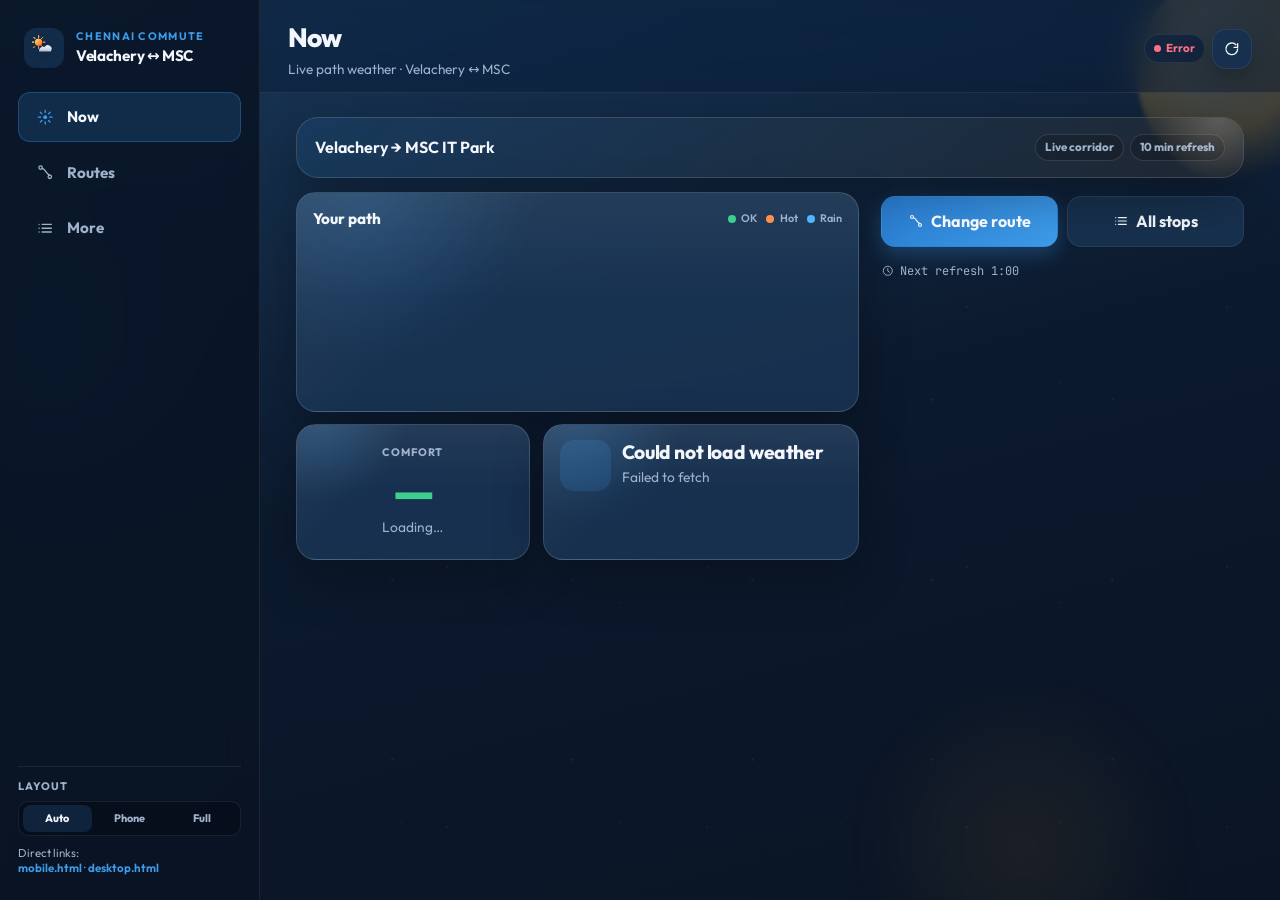
<file: index.html>
<!DOCTYPE html>
<html lang="en">
  <head>
    <meta charset="UTF-8" />
    <meta name="viewport" content="width=device-width, initial-scale=1, viewport-fit=cover" />
    <meta
      name="description"
      content="Chennai commute weather — mobile cockpit and full-page desktop. Velachery to MSC IT Park. Free Open-Meteo."
    />
    <meta name="theme-color" content="#0c1a2e" />
    <meta name="apple-mobile-web-app-capable" content="yes" />
    <title>Chennai Commute · Velachery ↔ MSC</title>
    <!-- Fix GH Pages relative paths when URL has no trailing slash -->
    <script>
      (function () {
        var p = location.pathname;
        if (!p.endsWith("/") && !/\.html?$/i.test(p)) {
          location.replace(p + "/" + location.search + location.hash);
          return;
        }
        // Early layout so first paint matches ?layout= / saved pref
        try {
          var q = new URLSearchParams(location.search).get("layout");
          var layout = "auto";
          if (q === "mobile" || q === "desktop" || q === "auto") layout = q;
          else {
            var raw = localStorage.getItem("chennai-route-weather:v5");
            if (raw) {
              var j = JSON.parse(raw);
              if (j && (j.layout === "mobile" || j.layout === "desktop" || j.layout === "auto"))
                layout = j.layout;
            }
          }
          var wide = window.matchMedia("(min-width: 900px)").matches;
          var vp =
            layout === "desktop" || (layout === "auto" && wide)
              ? "desktop"
              : "mobile";
          document.documentElement.setAttribute("data-viewport", vp);
          document.documentElement.setAttribute("data-layout", layout);
        } catch (e) {}
      })();
    </script>
    <link rel="preconnect" href="https://fonts.googleapis.com" />
    <link rel="preconnect" href="https://fonts.gstatic.com" crossorigin />
    <link
      href="https://fonts.googleapis.com/css2?family=Outfit:wght@400;500;600;700;800&family=JetBrains+Mono:wght@500&display=swap"
      rel="stylesheet"
    />
    <!-- cache-bust so Pages/CDN serves latest layout CSS -->
    <link rel="stylesheet" href="css/styles.css?v=6" />
    <link rel="manifest" href="manifest.webmanifest" />
    <link
      rel="icon"
      href="data:image/svg+xml,%3Csvg xmlns='http://www.w3.org/2000/svg' viewBox='0 0 64 64'%3E%3Ccircle cx='32' cy='28' r='12' fill='%23F0A830'/%3E%3Cpath fill='%237EB8E8' d='M18 40c0-6 4.5-10 10.5-10 1.2 0 2.4.2 3.5.6A9 9 0 0 1 48 40H18z'/%3E%3C/svg%3E"
    />
    <style>
      /* minimal paint before main CSS */
      html[data-viewport="desktop"] body { margin: 0; background: #0c1a2e; color: #f3f7fc; }
    </style>
  </head>
  <body data-scene="cloud" data-day="day" data-page="now" data-viewport="mobile" data-layout="auto">
    <script>
      // Mirror early html attrs onto body immediately
      (function () {
        var vp = document.documentElement.getAttribute("data-viewport");
        var ly = document.documentElement.getAttribute("data-layout");
        if (vp) document.body.setAttribute("data-viewport", vp);
        if (ly) document.body.setAttribute("data-layout", ly);
      })();
    </script>
    <div class="sky" id="sky" aria-hidden="true">
      <div class="sky-wash"></div>
      <div class="sky-orb"></div>
      <div class="sky-glow sky-glow--one"></div>
      <div class="sky-glow sky-glow--two"></div>
      <div class="sky-rain" aria-hidden="true"></div>
    </div>

    <div class="shell">
      <!-- Desktop sidebar -->
      <aside class="sidebar" aria-label="Desktop navigation">
        <div class="sidebar-brand">
          <div class="brand-mark" id="brand-icon" aria-hidden="true"></div>
          <div>
            <p class="kicker">Chennai commute</p>
            <strong>Velachery ↔ MSC</strong>
          </div>
        </div>
        <nav class="side-nav">
          <button type="button" class="side-link active" data-nav="now">
            <span class="tab-ico" data-ico="now"></span>
            <span>Now</span>
          </button>
          <button type="button" class="side-link" data-nav="routes">
            <span class="tab-ico" data-ico="routes"></span>
            <span>Routes</span>
          </button>
          <button type="button" class="side-link" data-nav="more">
            <span class="tab-ico" data-ico="more"></span>
            <span>More</span>
          </button>
        </nav>
        <div class="sidebar-foot">
          <p class="layout-label">Layout</p>
          <div class="layout-switch" role="group" aria-label="Layout version">
            <button type="button" class="layout-btn" data-layout-set="auto" title="Follow screen size">Auto</button>
            <button type="button" class="layout-btn" data-layout-set="mobile" title="Phone layout">Phone</button>
            <button type="button" class="layout-btn" data-layout-set="desktop" title="Full page layout">Full</button>
          </div>
          <p class="sidebar-hint">
            Direct links:<br />
            <a class="layout-link" href="./mobile.html">mobile.html</a> ·
            <a class="layout-link" href="./desktop.html">desktop.html</a>
          </p>
        </div>
      </aside>

      <div class="workspace">
        <header class="topbar">
          <div class="topbar-text">
            <p class="kicker mobile-only">Chennai commute</p>
            <h1 id="page-title">Now</h1>
            <p class="topbar-sub" id="page-sub">Live path weather</p>
          </div>
          <div class="topbar-actions">
            <div class="layout-switch mobile-layout-switch" role="group" aria-label="Layout version">
              <button type="button" class="layout-btn" data-layout-set="auto" title="Auto">Auto</button>
              <button type="button" class="layout-btn" data-layout-set="mobile" title="Phone">Phone</button>
              <button type="button" class="layout-btn" data-layout-set="desktop" title="Full page">Full</button>
            </div>
            <span class="live" id="status" data-kind="loading">…</span>
            <button type="button" id="refresh-btn" class="btn-icon" title="Refresh" aria-label="Refresh"></button>
          </div>
        </header>

        <main class="content" id="app-main">
          <!-- NOW -->
          <section class="page is-active" id="page-now" data-page="now">
            <div class="route-hero">
              <p class="route-line" id="route-line">Velachery → MSC IT Park</p>
              <div class="route-hero__meta" aria-label="Commute summary">
                <span>Live corridor</span>
                <span>10 min refresh</span>
              </div>
            </div>

            <div class="now-layout">
              <div class="now-primary">
                <article class="card path-card">
                  <div class="path-head">
                    <span class="path-label" id="path-label">Your path</span>
                    <span class="path-legend">
                      <i class="leg ok"></i>OK
                      <i class="leg hot"></i>Hot
                      <i class="leg rain"></i>Rain
                    </span>
                  </div>
                  <div class="path-map" id="path-map" aria-label="Route path map"></div>
                </article>

                <div class="now-grid">
                  <article class="card comfort-card" id="comfort-card">
                    <span class="card-kicker">Comfort</span>
                    <div class="comfort-big" id="comfort-val">—</div>
                    <p class="card-sub" id="comfort-sub">Loading…</p>
                  </article>
                  <article class="card hero-wx" id="hero-wx">
                    <div class="hero-icon" id="banner-icon"></div>
                    <div>
                      <h2 id="headline">Loading…</h2>
                      <p id="hero-meta" class="card-sub">Open-Meteo</p>
                    </div>
                  </article>
                </div>
              </div>

              <div class="now-secondary">
                <article class="card leave-card" id="leave-card" hidden></article>
                <article class="card focus-card" id="focus-card" hidden></article>

                <div class="action-row">
                  <button type="button" class="btn primary" data-go="routes" id="btn-change-route">
                    Change route
                  </button>
                  <button type="button" class="btn ghost" data-go="more" id="btn-all-stops">
                    All stops
                  </button>
                </div>

                <div class="meta-row" id="sun-times"></div>
                <p class="countdown" id="countdown">Next refresh —</p>
              </div>
            </div>
          </section>

          <!-- ROUTES -->
          <section class="page" id="page-routes" data-page="routes" hidden>
            <div class="routes-layout">
              <article class="card routes-dir-card">
                <span class="card-kicker">Direction</span>
                <div class="dir-toggle" role="group" aria-label="Direction">
                  <button type="button" id="dir-home" class="dir-btn active">Home → Office</button>
                  <button type="button" id="dir-office" class="dir-btn">Office → Home</button>
                </div>
                <p class="section-note" id="routes-note">Tap a corridor to select it for your path.</p>
              </article>
              <div class="route-cards" id="compare" aria-label="Route compare"></div>
            </div>
          </section>

          <!-- MORE -->
          <section class="page" id="page-more" data-page="more" hidden>
            <article class="card intro-card" id="stops-intro"></article>

            <div class="more-layout">
              <div class="more-col">
                <h3 class="section-title">Stops on path</h3>
                <div class="route" id="route" aria-label="Stops"></div>
              </div>
              <div class="more-col sticky-col">
                <h3 class="section-title">Tips</h3>
                <div id="tips" class="tips"></div>
                <article class="card about-card">
                  <h3>About</h3>
                  <p>
                    Personal commute weather · Velachery ↔ MSC IT Park, Ambattur · free
                    <a href="https://open-meteo.com/" target="_blank" rel="noopener noreferrer">Open-Meteo</a>
                    data (no API key). Auto-refresh every 10 minutes.
                  </p>
                  <p class="muted">
                    <strong>Mobile</strong> = phone cockpit · <strong>Desktop</strong> = full-page dashboard.
                    Use Auto / M / D in the header to switch.
                  </p>
                </article>
              </div>
            </div>
          </section>
        </main>
      </div>

      <!-- Mobile bottom tabs -->
      <nav class="tabbar" aria-label="Mobile navigation">
        <button type="button" class="tab active" data-nav="now" aria-current="page">
          <span class="tab-ico" data-ico="now"></span>
          <span>Now</span>
        </button>
        <button type="button" class="tab" data-nav="routes">
          <span class="tab-ico" data-ico="routes"></span>
          <span>Routes</span>
        </button>
        <button type="button" class="tab" data-nav="more">
          <span class="tab-ico" data-ico="more"></span>
          <span>More</span>
        </button>
      </nav>
    </div>

    <noscript>
      <p style="padding:1rem;color:#fff;background:#0c1a2e">
        JavaScript is required for live weather. Enable JS, then open
        <a href="./">this app</a>.
      </p>
    </noscript>
    <script type="module" src="js/app.js?v=6"></script>
  </body>
</html>
</file>
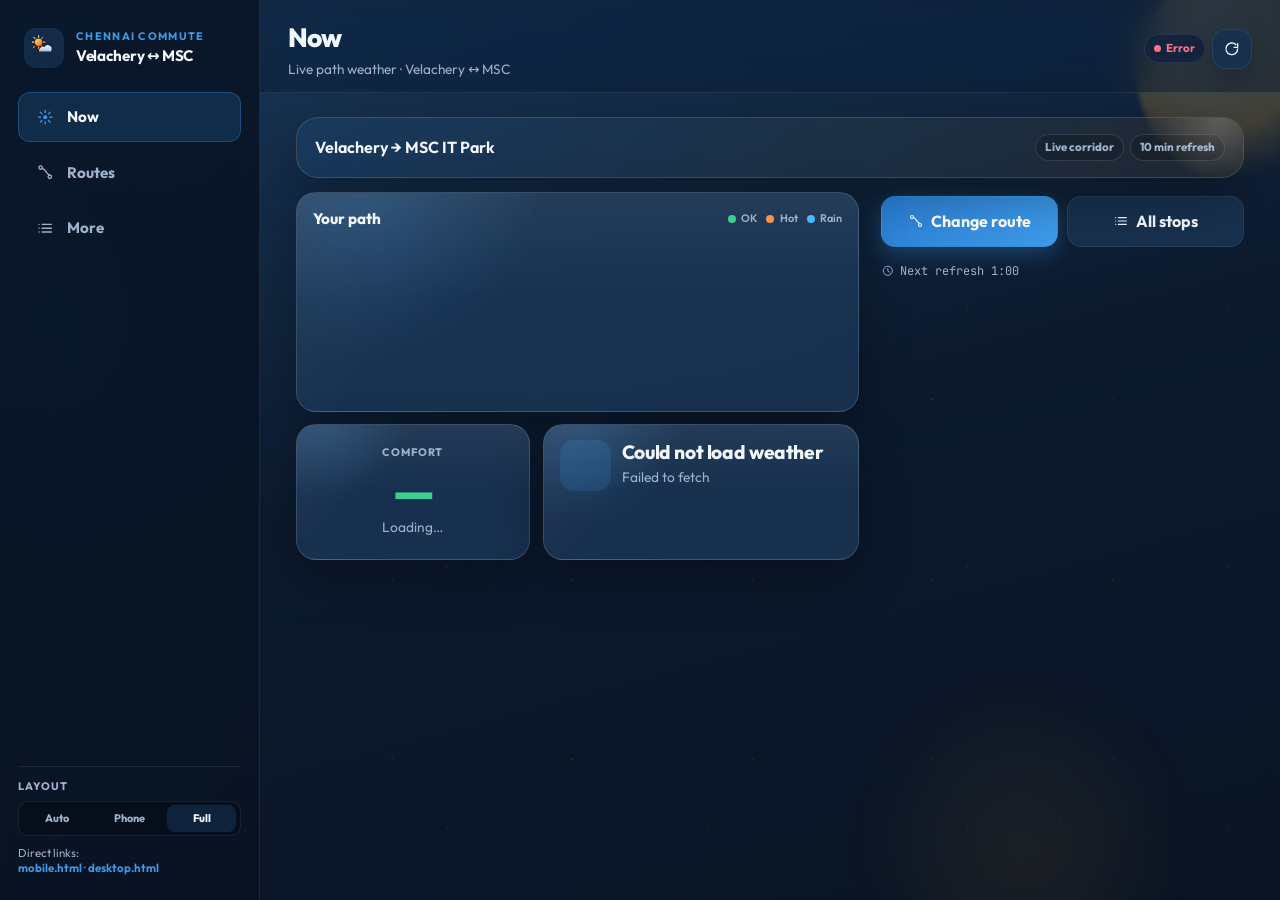
<file: desktop.html>
<!DOCTYPE html>
<html lang="en">
  <head>
    <meta charset="UTF-8" />
    <title>Chennai Commute · Full page</title>
    <meta name="viewport" content="width=device-width, initial-scale=1" />
    <script>
      // Force full-page desktop layout entry (works on GitHub Pages)
      location.replace("./?layout=desktop" + location.hash);
    </script>
    <meta http-equiv="refresh" content="0;url=./?layout=desktop" />
  </head>
  <body>
    <p><a href="./?layout=desktop">Open full-page desktop version</a></p>
  </body>
</html>
</file>
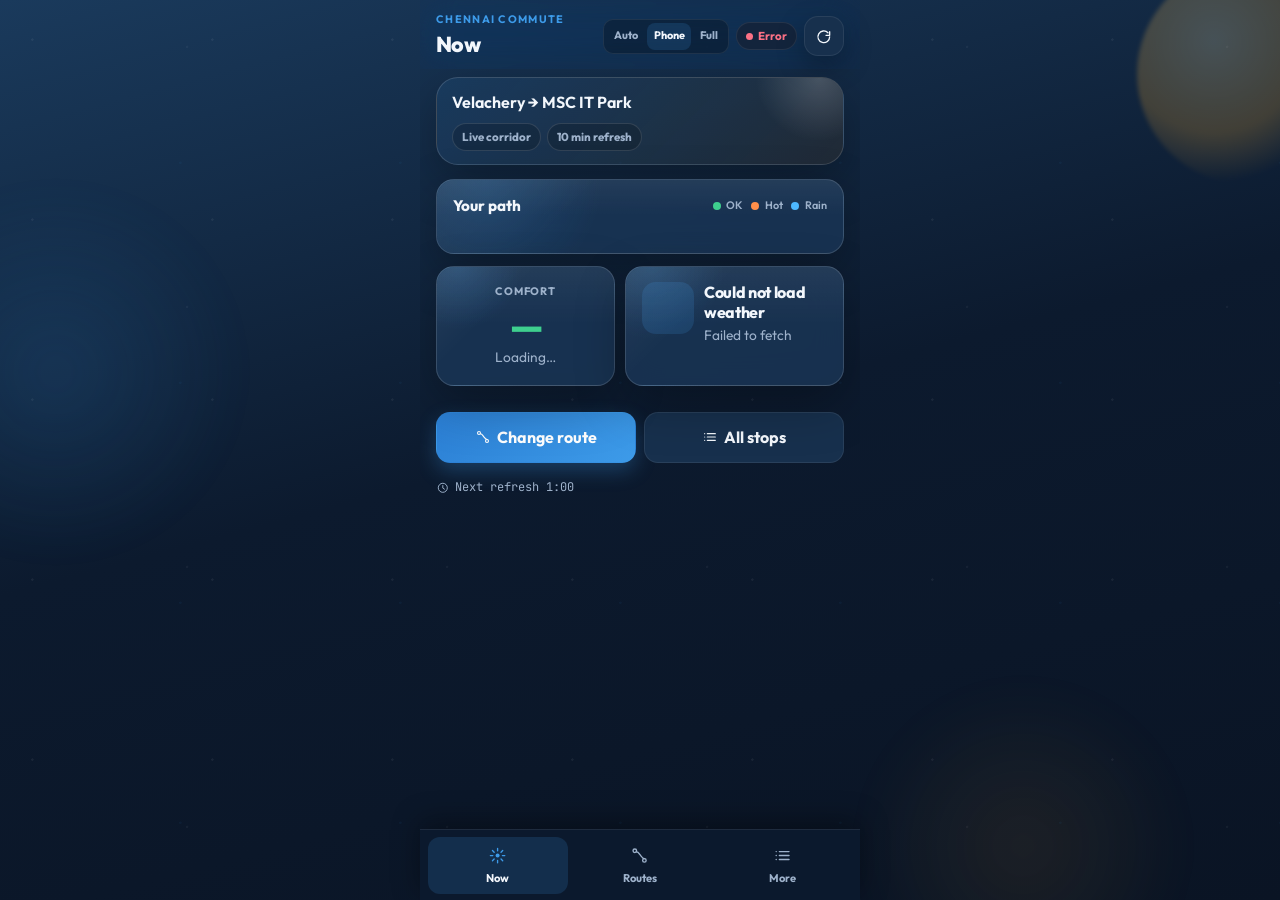
<file: mobile.html>
<!DOCTYPE html>
<html lang="en">
  <head>
    <meta charset="UTF-8" />
    <title>Chennai Commute · Phone</title>
    <meta name="viewport" content="width=device-width, initial-scale=1" />
    <script>
      // Force phone layout entry (works on GitHub Pages)
      location.replace("./?layout=mobile" + location.hash);
    </script>
    <meta http-equiv="refresh" content="0;url=./?layout=mobile" />
  </head>
  <body>
    <p><a href="./?layout=mobile">Open phone version</a></p>
  </body>
</html>
</file>
<file: css/styles.css>
/* Chennai commute cockpit — soft cards, Marina blue + gold accents */
:root {
  --bg: #0c1a2e;
  --bg-elev: #13243c;
  --card: #17304d;
  --card-2: #1a3554;
  --line: rgba(255, 255, 255, 0.08);
  --text: #f3f7fc;
  --muted: #9eb2cb;
  --marina: #3d9be9;
  --marina-soft: rgba(61, 155, 233, 0.16);
  --gold: #f0a830;
  --gold-soft: rgba(240, 168, 48, 0.16);
  --ok: #3ecf8e;
  --ok-soft: rgba(62, 207, 142, 0.16);
  --rain: #4db8ff;
  --rain-soft: rgba(77, 184, 255, 0.18);
  --hot: #ff8f4a;
  --hot-soft: rgba(255, 143, 74, 0.18);
  --storm: #c084fc;
  --danger: #fb7185;
  --radius: 18px;
  --radius-sm: 12px;
  --font: "Outfit", system-ui, sans-serif;
  --mono: "JetBrains Mono", ui-monospace, monospace;
  --shadow: 0 10px 28px rgba(0, 0, 0, 0.28);
  --ease: cubic-bezier(0.22, 1, 0.36, 1);
  --tab-h: 4.25rem;
}

*,
*::before,
*::after {
  box-sizing: border-box;
}

html {
  color-scheme: dark;
  -webkit-font-smoothing: antialiased;
}

body {
  margin: 0;
  min-height: 100vh;
  min-height: 100dvh;
  font-family: var(--font);
  color: var(--text);
  background: var(--bg);
  line-height: 1.45;
  overflow-x: hidden;
}

/* Soft sky (subtle, not heavy 3D) */
.sky {
  position: fixed;
  inset: 0;
  z-index: 0;
  pointer-events: none;
  overflow: hidden;
}

.sky-wash {
  position: absolute;
  inset: 0;
  background: linear-gradient(165deg, #1a3a5c 0%, #0c1a2e 48%, #0a1424 100%);
  transition: background 0.9s var(--ease);
}

.sky-orb {
  position: absolute;
  width: min(50vw, 220px);
  height: min(50vw, 220px);
  top: -4%;
  right: -6%;
  border-radius: 50%;
  background: radial-gradient(circle at 35% 35%, #ffe9a8, #f0a830 45%, transparent 70%);
  opacity: 0.22;
  filter: blur(2px);
  transition: opacity 0.8s;
}

body[data-scene="sun"] .sky-wash {
  background: linear-gradient(165deg, #4a7eb5 0%, #c47a3a 55%, #1a2030 100%);
}
body[data-scene="sun"] .sky-orb {
  opacity: 0.55;
}

body[data-scene="partly"] .sky-wash {
  background: linear-gradient(165deg, #3d6ea0 0%, #1a3048 55%, #0c1a2e 100%);
}
body[data-scene="partly"] .sky-orb {
  opacity: 0.35;
}

body[data-scene="rain"] .sky-wash,
body[data-scene="heavyrain"] .sky-wash {
  background: linear-gradient(165deg, #2a4058 0%, #152536 50%, #0a121c 100%);
}
body[data-scene="rain"] .sky-orb,
body[data-scene="heavyrain"] .sky-orb {
  opacity: 0.08;
}

body[data-scene="storm"] .sky-wash {
  background: linear-gradient(165deg, #2a2440 0%, #141828 55%, #0a0c14 100%);
}
body[data-scene="storm"] .sky-orb {
  opacity: 0.05;
}

body[data-scene="fog"] .sky-wash {
  background: linear-gradient(165deg, #5a6678 0%, #2a3544 55%, #121820 100%);
}

body[data-day="night"] .sky-orb {
  opacity: 0.12;
  background: radial-gradient(circle at 35% 35%, #e8eefc, #8a9bb8 50%, transparent 70%);
}

/* Shell — mobile default (phone cockpit) */
.shell {
  position: relative;
  z-index: 1;
  max-width: 440px;
  margin: 0 auto;
  min-height: 100vh;
  min-height: 100dvh;
  display: flex;
  flex-direction: column;
}

.sidebar {
  display: none;
}

.workspace {
  display: flex;
  flex-direction: column;
  flex: 1;
  min-width: 0;
  min-height: 0;
}

.topbar-sub {
  display: none;
  margin: 0.15rem 0 0;
  color: var(--muted);
  font-size: 0.85rem;
}

.layout-switch {
  display: inline-flex;
  gap: 0.2rem;
  padding: 0.2rem;
  border-radius: 10px;
  background: rgba(0, 0, 0, 0.25);
  border: 1px solid var(--line);
}

.layout-btn {
  font: inherit;
  font-size: 0.68rem;
  font-weight: 750;
  border: none;
  border-radius: 8px;
  padding: 0.35rem 0.5rem;
  background: transparent;
  color: var(--muted);
  cursor: pointer;
}

.layout-btn.active {
  background: var(--marina-soft);
  color: var(--text);
}

.mobile-layout-switch .layout-btn {
  min-width: 1.75rem;
  padding: 0.35rem 0.4rem;
}

.brand-mark {
  width: 2.5rem;
  height: 2.5rem;
  border-radius: 12px;
  background: var(--marina-soft);
  display: grid;
  place-items: center;
  flex-shrink: 0;
}

.brand-mark .wx-svg {
  width: 1.6rem;
  height: 1.6rem;
}

.topbar {
  display: flex;
  align-items: center;
  justify-content: space-between;
  gap: 0.75rem;
  padding: max(0.75rem, env(safe-area-inset-top)) 1rem 0.5rem;
}

.kicker {
  margin: 0;
  font-size: 0.68rem;
  font-weight: 700;
  letter-spacing: 0.12em;
  text-transform: uppercase;
  color: var(--marina);
}

.topbar h1 {
  margin: 0.1rem 0 0;
  font-size: 1.35rem;
  font-weight: 800;
  letter-spacing: -0.03em;
}

.topbar-actions {
  display: flex;
  align-items: center;
  gap: 0.45rem;
}

.live {
  display: inline-flex;
  align-items: center;
  gap: 0.3rem;
  font-size: 0.72rem;
  font-weight: 700;
  padding: 0.3rem 0.55rem;
  border-radius: 999px;
  background: var(--bg-elev);
  border: 1px solid var(--line);
  max-width: 6.5rem;
  overflow: hidden;
  white-space: nowrap;
  text-overflow: ellipsis;
}

.live[data-kind="ok"] {
  color: var(--ok);
}
.live[data-kind="loading"] {
  color: var(--marina);
}
.live[data-kind="error"] {
  color: var(--danger);
}

.status-dot {
  width: 0.45rem;
  height: 0.45rem;
  border-radius: 50%;
  background: currentColor;
  flex-shrink: 0;
}

.btn-icon {
  width: 2.5rem;
  height: 2.5rem;
  border: 1px solid var(--line);
  border-radius: 14px;
  background: var(--card);
  color: var(--text);
  display: grid;
  place-items: center;
  cursor: pointer;
  box-shadow: var(--shadow);
}

.btn-icon .icon {
  width: 1.1rem;
  height: 1.1rem;
}

.btn-icon.is-spinning .icon {
  animation: spin 0.8s linear infinite;
}

.content {
  flex: 1;
  overflow-y: auto;
  padding: 0.5rem 1rem calc(var(--tab-h) + 1.25rem + env(safe-area-inset-bottom));
  -webkit-overflow-scrolling: touch;
}

.page {
  display: none;
  animation: up 0.28s var(--ease);
}

.page.is-active {
  display: block;
}

.page[hidden] {
  display: none !important;
}

.route-line {
  margin: 0 0 0.75rem;
  font-size: 0.92rem;
  font-weight: 650;
  color: var(--muted);
  display: flex;
  flex-wrap: wrap;
  align-items: center;
  gap: 0.35rem;
}

.route-line strong {
  color: var(--text);
}

/* Cards */
.card {
  background: var(--card);
  border: 1px solid var(--line);
  border-radius: var(--radius);
  padding: 0.95rem 1rem;
  margin-bottom: 0.75rem;
  box-shadow: var(--shadow);
}

.card-kicker {
  display: block;
  font-size: 0.68rem;
  font-weight: 750;
  letter-spacing: 0.08em;
  text-transform: uppercase;
  color: var(--muted);
  margin-bottom: 0.35rem;
}

.card-sub {
  margin: 0.25rem 0 0;
  color: var(--muted);
  font-size: 0.86rem;
}

/* Path map */
.path-card {
  padding-bottom: 0.75rem;
}

.path-head {
  display: flex;
  justify-content: space-between;
  align-items: center;
  gap: 0.5rem;
  margin-bottom: 0.65rem;
}

.path-label {
  font-weight: 750;
  font-size: 0.95rem;
}

.path-legend {
  display: flex;
  align-items: center;
  gap: 0.35rem;
  font-size: 0.68rem;
  color: var(--muted);
  font-weight: 600;
}

.leg {
  display: inline-block;
  width: 0.5rem;
  height: 0.5rem;
  border-radius: 50%;
  margin-left: 0.2rem;
}
.leg.ok {
  background: var(--ok);
}
.leg.hot {
  background: var(--hot);
}
.leg.rain {
  background: var(--rain);
}

.path-map {
  overflow-x: auto;
  padding: 0.35rem 0.15rem 0.5rem;
}

.path-svg {
  width: 100%;
  min-width: 300px;
  height: auto;
  display: block;
}

.path-seg {
  stroke-width: 6;
  stroke-linecap: round;
  fill: none;
  opacity: 0.9;
}

.path-seg.ok {
  stroke: var(--ok);
}
.path-seg.hot {
  stroke: var(--hot);
}
.path-seg.rain {
  stroke: var(--rain);
}
.path-seg.storm {
  stroke: var(--storm);
}
.path-seg.mid {
  stroke: #7a90a8;
}

.path-node {
  cursor: default;
}

.path-node circle.pin {
  stroke: var(--bg);
  stroke-width: 3;
}

.path-node text {
  fill: var(--muted);
  font-size: 9px;
  font-family: var(--font);
  font-weight: 650;
  text-anchor: middle;
}

.path-node text.name {
  fill: var(--text);
  font-size: 10px;
  font-weight: 750;
}

.path-node text.temp {
  fill: var(--gold);
  font-size: 11px;
  font-weight: 800;
}

/* Now grid */
.now-grid {
  display: grid;
  grid-template-columns: 0.9fr 1.1fr;
  gap: 0.65rem;
  margin-bottom: 0.75rem;
}

.now-grid .card {
  margin-bottom: 0;
  min-height: 7.5rem;
}

.comfort-card {
  background: linear-gradient(160deg, var(--card-2), var(--card));
  text-align: center;
  display: flex;
  flex-direction: column;
  align-items: center;
  justify-content: center;
}

.comfort-big {
  font-size: 2.4rem;
  font-weight: 800;
  letter-spacing: -0.04em;
  line-height: 1;
  color: var(--ok);
}

.comfort-card[data-level="mid"] .comfort-big {
  color: var(--gold);
}
.comfort-card[data-level="low"] .comfort-big {
  color: var(--danger);
}

.hero-wx {
  display: flex;
  gap: 0.65rem;
  align-items: flex-start;
}

.hero-wx h2 {
  margin: 0;
  font-size: 1rem;
  font-weight: 750;
  letter-spacing: -0.02em;
  line-height: 1.25;
}

.hero-icon {
  width: 3.2rem;
  height: 3.2rem;
  border-radius: 14px;
  background: var(--marina-soft);
  display: grid;
  place-items: center;
  flex-shrink: 0;
}

.hero-icon .wx-svg {
  width: 2.4rem;
  height: 2.4rem;
}

/* Leave + focus */
.leave-card {
  display: flex;
  gap: 0.75rem;
  align-items: flex-start;
  border-color: rgba(61, 155, 233, 0.25);
  background: linear-gradient(135deg, rgba(61, 155, 233, 0.1), var(--card));
}

.leave-card.kind-rain {
  border-color: rgba(77, 184, 255, 0.35);
  background: linear-gradient(135deg, rgba(77, 184, 255, 0.12), var(--card));
}

.leave-card[hidden],
.focus-card[hidden] {
  display: none !important;
}

.leave-ico {
  width: 2.4rem;
  height: 2.4rem;
  border-radius: 12px;
  background: var(--marina-soft);
  color: var(--marina);
  display: grid;
  place-items: center;
  flex-shrink: 0;
}

.leave-ico .icon {
  width: 1.15rem;
  height: 1.15rem;
}

.leave-card strong {
  display: block;
  font-size: 1rem;
}

.leave-card p {
  margin: 0.25rem 0 0;
  color: var(--muted);
  font-size: 0.88rem;
}

.focus-card {
  border-color: rgba(240, 168, 48, 0.3);
  background: linear-gradient(135deg, rgba(240, 168, 48, 0.1), var(--card));
}

.focus-top {
  display: flex;
  justify-content: space-between;
  gap: 0.65rem;
  align-items: flex-start;
}

.focus-left {
  display: flex;
  gap: 0.65rem;
  min-width: 0;
}

.wx-bubble {
  width: 3.4rem;
  height: 3.4rem;
  border-radius: 16px;
  background: rgba(0, 0, 0, 0.18);
  display: grid;
  place-items: center;
  flex-shrink: 0;
}

.wx-bubble .wx-svg {
  width: 2.6rem;
  height: 2.6rem;
}

.focus-card h2 {
  margin: 0.15rem 0 0;
  font-size: 1.1rem;
}

.focus-card .area {
  margin: 0.15rem 0 0;
  color: var(--muted);
  font-size: 0.82rem;
}

.temp-lg {
  font-size: 1.85rem;
  font-weight: 800;
  letter-spacing: -0.04em;
  color: var(--gold);
  line-height: 1;
}

.chip-row {
  display: flex;
  flex-wrap: wrap;
  gap: 0.35rem;
  margin-top: 0.7rem;
}

.chip {
  display: inline-flex;
  align-items: center;
  gap: 0.3rem;
  padding: 0.28rem 0.55rem;
  border-radius: 999px;
  background: rgba(0, 0, 0, 0.22);
  border: 1px solid var(--line);
  color: var(--muted);
  font-size: 0.78rem;
  font-weight: 600;
}

.chip .icon {
  width: 0.85rem;
  height: 0.85rem;
}

.chip.rain {
  color: var(--rain);
  border-color: rgba(77, 184, 255, 0.3);
  background: var(--rain-soft);
}

.chip.hot {
  color: var(--hot);
  border-color: rgba(255, 143, 74, 0.3);
  background: var(--hot-soft);
}

.chip.ok {
  color: var(--ok);
  border-color: rgba(62, 207, 142, 0.3);
  background: var(--ok-soft);
}

.badge {
  display: inline-flex;
  align-items: center;
  gap: 0.25rem;
  font-size: 0.68rem;
  font-weight: 800;
  text-transform: uppercase;
  letter-spacing: 0.04em;
  padding: 0.25rem 0.45rem;
  border-radius: 8px;
  color: #0c1a2e;
  background: #94a3b8;
}

.badge .icon {
  width: 0.8rem;
  height: 0.8rem;
}

.badge.rain,
.badge.rain-soon {
  background: var(--rain);
}
.badge.hot {
  background: var(--hot);
}
.badge.storm {
  background: var(--storm);
}
.badge.ok {
  background: #94a3b8;
}

.tip-line {
  margin: 0.65rem 0 0;
  padding: 0.55rem 0.7rem;
  border-radius: 12px;
  background: rgba(0, 0, 0, 0.2);
  border-left: 3px solid var(--gold);
  color: var(--muted);
  font-size: 0.86rem;
}

/* Actions */
.action-row {
  display: grid;
  grid-template-columns: 1fr 1fr;
  gap: 0.55rem;
  margin: 0.85rem 0 0.65rem;
}

.btn {
  font: inherit;
  font-weight: 700;
  border-radius: 14px;
  padding: 0.8rem 0.75rem;
  border: 1px solid var(--line);
  cursor: pointer;
  display: inline-flex;
  align-items: center;
  justify-content: center;
  gap: 0.4rem;
  transition: transform 0.12s, background 0.15s;
}

.btn:active {
  transform: scale(0.98);
}

.btn.primary {
  background: linear-gradient(135deg, #2b7fd4, var(--marina));
  border-color: transparent;
  color: #fff;
  box-shadow: 0 8px 20px rgba(61, 155, 233, 0.28);
}

.btn.ghost {
  background: var(--card);
  color: var(--text);
}

.btn .icon {
  width: 1rem;
  height: 1rem;
}

.meta-row {
  display: flex;
  flex-wrap: wrap;
  gap: 0.4rem;
  margin-bottom: 0.35rem;
}

.sun-chip {
  display: inline-flex;
  align-items: center;
  gap: 0.3rem;
  font-size: 0.8rem;
  color: var(--muted);
  background: var(--bg-elev);
  border: 1px solid var(--line);
  padding: 0.35rem 0.6rem;
  border-radius: 999px;
  font-weight: 600;
}

.sun-chip .icon {
  width: 0.9rem;
  height: 0.9rem;
  color: var(--gold);
}

.countdown {
  margin: 0.25rem 0 0;
  font-family: var(--mono);
  font-size: 0.75rem;
  color: var(--muted);
  display: flex;
  align-items: center;
  gap: 0.35rem;
}

.countdown .icon {
  width: 0.85rem;
  height: 0.85rem;
}

/* Routes page */
.dir-toggle {
  display: grid;
  grid-template-columns: 1fr 1fr;
  gap: 0.4rem;
  padding: 0.3rem;
  background: rgba(0, 0, 0, 0.22);
  border-radius: 14px;
}

.dir-btn {
  font: inherit;
  font-weight: 650;
  font-size: 0.84rem;
  border: none;
  border-radius: 11px;
  padding: 0.7rem 0.4rem;
  background: transparent;
  color: var(--muted);
  cursor: pointer;
  display: inline-flex;
  align-items: center;
  justify-content: center;
  gap: 0.35rem;
}

.dir-btn .icon {
  width: 1rem;
  height: 1rem;
}

.dir-btn.active {
  background: var(--marina-soft);
  color: var(--text);
  box-shadow: inset 0 0 0 1px rgba(61, 155, 233, 0.35);
}

.section-note {
  margin: 0 0 0.65rem;
  color: var(--muted);
  font-size: 0.88rem;
}

.route-cards {
  display: flex;
  flex-direction: column;
  gap: 0.65rem;
}

.r-card {
  text-align: left;
  width: 100%;
  font: inherit;
  color: var(--text);
  background: var(--card);
  border: 1px solid var(--line);
  border-radius: var(--radius);
  padding: 1rem;
  cursor: pointer;
  box-shadow: var(--shadow);
  transition: border-color 0.15s, transform 0.12s;
}

.r-card:active {
  transform: scale(0.99);
}

.r-card.active {
  border-color: rgba(61, 155, 233, 0.55);
  box-shadow: 0 0 0 1px rgba(61, 155, 233, 0.25), var(--shadow);
}

.r-card.best {
  border-color: rgba(62, 207, 142, 0.45);
}

.r-top {
  display: flex;
  justify-content: space-between;
  align-items: flex-start;
  gap: 0.5rem;
  margin-bottom: 0.45rem;
}

.r-name {
  display: flex;
  align-items: center;
  gap: 0.4rem;
  font-weight: 800;
  font-size: 1.05rem;
}

.r-name .icon {
  width: 1.15rem;
  height: 1.15rem;
  color: var(--marina);
}

.best-pill {
  display: inline-flex;
  align-items: center;
  gap: 0.2rem;
  font-size: 0.65rem;
  font-weight: 800;
  text-transform: uppercase;
  background: var(--ok);
  color: #042f1e;
  padding: 0.2rem 0.45rem;
  border-radius: 7px;
}

.best-pill .icon {
  width: 0.75rem;
  height: 0.75rem;
}

.r-wx {
  display: flex;
  align-items: center;
  gap: 0.5rem;
  margin: 0.35rem 0;
}

.r-wx .wx-svg {
  width: 2rem;
  height: 2rem;
}

.r-meta {
  color: var(--muted);
  font-size: 0.86rem;
}

.r-stats {
  display: flex;
  flex-wrap: wrap;
  gap: 0.4rem;
  margin-top: 0.55rem;
}

/* More / stops */
.section-title {
  margin: 1rem 0 0.55rem;
  font-size: 0.78rem;
  text-transform: uppercase;
  letter-spacing: 0.08em;
  color: var(--muted);
  font-weight: 750;
}

.intro-card {
  display: flex;
  flex-direction: column;
  gap: 0.35rem;
}

.intro-row {
  display: flex;
  gap: 0.7rem;
  align-items: flex-start;
}

.intro-ico {
  width: 2.4rem;
  height: 2.4rem;
  border-radius: 12px;
  background: var(--gold-soft);
  color: var(--gold);
  display: grid;
  place-items: center;
  flex-shrink: 0;
}

.intro-ico .icon {
  width: 1.15rem;
  height: 1.15rem;
}

.intro-card strong {
  font-size: 1rem;
}

.intro-card p {
  margin: 0.15rem 0 0;
  color: var(--muted);
  font-size: 0.86rem;
}

.route {
  display: flex;
  flex-direction: column;
}

.stop {
  display: grid;
  grid-template-columns: 28px 1fr;
  gap: 0.5rem;
}

.rail {
  display: flex;
  flex-direction: column;
  align-items: center;
  padding-top: 1.1rem;
}

.rail-dot {
  width: 12px;
  height: 12px;
  border-radius: 50%;
  background: var(--muted);
  box-shadow: 0 0 0 4px rgba(255, 255, 255, 0.06);
}

.stop.role-home .rail-dot {
  background: var(--ok);
}
.stop.role-office .rail-dot {
  background: var(--marina);
}
.stop.is-focus .rail-dot {
  background: var(--gold);
}

.rail-line {
  width: 3px;
  flex: 1;
  min-height: 20px;
  margin: 4px 0;
  background: linear-gradient(180deg, rgba(255, 255, 255, 0.18), rgba(255, 255, 255, 0.04));
  border-radius: 2px;
}

.stop-body {
  background: var(--card);
  border: 1px solid var(--line);
  border-radius: var(--radius);
  padding: 0.85rem 0.95rem;
  margin-bottom: 0.65rem;
  box-shadow: var(--shadow);
}

.stop.is-focus .stop-body {
  border-color: rgba(240, 168, 48, 0.4);
}

.stop-head {
  display: flex;
  justify-content: space-between;
  gap: 0.5rem;
}

.stop-head h2 {
  margin: 0.15rem 0 0;
  font-size: 1.02rem;
  font-weight: 750;
}

.role-pill {
  display: inline-flex;
  font-size: 0.65rem;
  font-weight: 750;
  text-transform: uppercase;
  letter-spacing: 0.05em;
  color: var(--muted);
  background: rgba(0, 0, 0, 0.2);
  padding: 0.15rem 0.4rem;
  border-radius: 6px;
}

.stop.role-home .role-pill {
  color: var(--ok);
  background: var(--ok-soft);
}
.stop.role-office .role-pill {
  color: var(--marina);
  background: var(--marina-soft);
}
.stop.is-focus .role-pill {
  color: #1a1400;
  background: var(--gold);
}

.stop-main {
  text-align: right;
}

.stop-main .temp {
  font-size: 1.5rem;
  font-weight: 800;
  letter-spacing: -0.03em;
  color: var(--gold);
}

.stop-main .wx-inline {
  display: inline-flex;
  vertical-align: middle;
  margin-right: 0.2rem;
}

.stop-main .wx-inline .wx-svg {
  width: 1.6rem;
  height: 1.6rem;
}

.area {
  margin: 0.1rem 0 0;
  color: var(--muted);
  font-size: 0.8rem;
}

.stop-meta {
  display: flex;
  flex-wrap: wrap;
  gap: 0.35rem;
  margin-top: 0.55rem;
}

.hourly {
  display: grid;
  grid-template-columns: repeat(5, minmax(0, 1fr));
  gap: 0.3rem;
  margin-top: 0.7rem;
  overflow-x: auto;
}

.hour {
  background: rgba(0, 0, 0, 0.22);
  border-radius: 12px;
  padding: 0.45rem 0.2rem;
  text-align: center;
  font-size: 0.7rem;
  color: var(--muted);
}

.hour .h-temp {
  display: block;
  color: var(--text);
  font-weight: 750;
  font-size: 0.88rem;
  margin: 0.15rem 0;
}

.hour .wx-svg {
  width: 1.2rem;
  height: 1.2rem;
  margin: 0 auto;
}

.hour .h-pop {
  color: var(--rain);
  font-weight: 650;
}

/* Tips */
.tips-list {
  list-style: none;
  margin: 0;
  padding: 0;
  display: flex;
  flex-direction: column;
  gap: 0.5rem;
}

.tip {
  display: flex;
  gap: 0.65rem;
  align-items: flex-start;
  background: var(--card);
  border: 1px solid var(--line);
  border-radius: 14px;
  padding: 0.75rem 0.85rem;
  font-size: 0.9rem;
  box-shadow: var(--shadow);
}

.tip-ico {
  width: 2.1rem;
  height: 2.1rem;
  border-radius: 11px;
  display: grid;
  place-items: center;
  flex-shrink: 0;
  background: var(--marina-soft);
  color: var(--marina);
}

.tip-ico .icon {
  width: 1.05rem;
  height: 1.05rem;
}

.tip-ico.level-rain {
  color: var(--rain);
  background: var(--rain-soft);
}
.tip-ico.level-hot {
  color: var(--hot);
  background: var(--hot-soft);
}
.tip-ico.level-alert {
  color: var(--storm);
  background: rgba(192, 132, 252, 0.15);
}
.tip-ico.level-ok {
  color: var(--ok);
  background: var(--ok-soft);
}
.tip-ico.level-focus {
  color: var(--gold);
  background: var(--gold-soft);
}

.about-card h3 {
  margin: 0 0 0.4rem;
  font-size: 1rem;
}

.about-card p {
  margin: 0 0 0.45rem;
  color: var(--muted);
  font-size: 0.88rem;
}

.about-card a {
  color: var(--marina);
  font-weight: 650;
}

.muted {
  opacity: 0.85;
}

/* Tab bar */
.tabbar {
  position: fixed;
  left: 50%;
  bottom: 0;
  transform: translateX(-50%);
  width: min(440px, 100%);
  z-index: 40;
  display: grid;
  grid-template-columns: repeat(3, 1fr);
  gap: 0.15rem;
  padding: 0.4rem 0.5rem calc(0.4rem + env(safe-area-inset-bottom));
  background: rgba(12, 26, 46, 0.94);
  border-top: 1px solid var(--line);
  box-shadow: 0 -8px 28px rgba(0, 0, 0, 0.35);
}

.tab {
  font: inherit;
  border: none;
  background: transparent;
  color: var(--muted);
  display: flex;
  flex-direction: column;
  align-items: center;
  gap: 0.15rem;
  padding: 0.45rem 0.25rem;
  border-radius: 12px;
  font-size: 0.7rem;
  font-weight: 700;
  cursor: pointer;
}

.tab-ico {
  width: 1.5rem;
  height: 1.5rem;
  display: grid;
  place-items: center;
}

.tab-ico .icon {
  width: 1.2rem;
  height: 1.2rem;
}

.tab.active {
  color: var(--text);
  background: var(--marina-soft);
}

.tab.active .tab-ico {
  color: var(--marina);
}

/* Icons base */
.icon {
  width: 1.1em;
  height: 1.1em;
  display: inline-block;
  vertical-align: -0.15em;
  flex-shrink: 0;
}

.wx-svg {
  display: block;
  filter: drop-shadow(0 4px 8px rgba(0, 0, 0, 0.2));
}

.wx-svg--xs {
  width: 1.15rem;
  height: 1.15rem;
}
.wx-svg--sm {
  width: 1.5rem;
  height: 1.5rem;
}
.wx-svg--md {
  width: 2rem;
  height: 2rem;
}
.wx-svg--lg {
  width: 2.6rem;
  height: 2.6rem;
}
.wx-svg--xl {
  width: 3.2rem;
  height: 3.2rem;
}

@keyframes spin {
  to {
    transform: rotate(360deg);
  }
}

@keyframes up {
  from {
    opacity: 0;
    transform: translateY(8px);
  }
  to {
    opacity: 1;
    transform: translateY(0);
  }
}

/* ---------- Mobile-only / shared layout helpers ---------- */
.now-layout,
.routes-layout,
.more-layout {
  display: flex;
  flex-direction: column;
  gap: 0;
}

.now-primary,
.now-secondary {
  min-width: 0;
}

@media (max-width: 380px) {
  .now-grid {
    grid-template-columns: 1fr;
  }
  .action-row {
    grid-template-columns: 1fr;
  }
}

/* ---------- DESKTOP / FULL PAGE ---------- */
/* Use html[data-viewport] so early bootstrap (before body) works */

html[data-viewport="desktop"],
html[data-viewport="desktop"] body {
  overflow: auto;
  height: 100%;
}

html[data-viewport="desktop"] .shell {
  max-width: none;
  width: 100%;
  min-height: 100vh;
  min-height: 100dvh;
  height: 100vh;
  height: 100dvh;
  margin: 0;
  flex-direction: row;
  overflow: hidden;
}

.layout-link {
  color: var(--marina);
  font-weight: 650;
  text-decoration: none;
}
.layout-link:hover {
  text-decoration: underline;
}

html[data-viewport="desktop"] .sidebar {
  display: flex;
  flex-direction: column;
  width: 240px;
  flex-shrink: 0;
  padding: 1.25rem 1rem;
  background: rgba(10, 20, 36, 0.88);
  border-right: 1px solid var(--line);
  gap: 1.25rem;
}

html[data-viewport="desktop"] .sidebar-brand {
  display: flex;
  gap: 0.75rem;
  align-items: center;
  padding: 0.25rem 0.35rem;
}

html[data-viewport="desktop"] .sidebar-brand strong {
  display: block;
  font-size: 0.95rem;
  letter-spacing: -0.02em;
}

html[data-viewport="desktop"] .side-nav {
  display: flex;
  flex-direction: column;
  gap: 0.35rem;
  flex: 1;
}

html[data-viewport="desktop"] .side-link {
  font: inherit;
  display: flex;
  align-items: center;
  gap: 0.65rem;
  width: 100%;
  text-align: left;
  border: 1px solid transparent;
  background: transparent;
  color: var(--muted);
  border-radius: 12px;
  padding: 0.75rem 0.85rem;
  font-weight: 700;
  font-size: 0.95rem;
  cursor: pointer;
}

html[data-viewport="desktop"] .side-link .tab-ico .icon {
  width: 1.15rem;
  height: 1.15rem;
}

html[data-viewport="desktop"] .side-link:hover {
  background: rgba(255, 255, 255, 0.04);
  color: var(--text);
}

html[data-viewport="desktop"] .side-link.active {
  background: var(--marina-soft);
  border-color: rgba(61, 155, 233, 0.3);
  color: var(--text);
}

html[data-viewport="desktop"] .side-link.active .tab-ico {
  color: var(--marina);
}

html[data-viewport="desktop"] .sidebar-foot {
  margin-top: auto;
  padding-top: 0.75rem;
  border-top: 1px solid var(--line);
}

html[data-viewport="desktop"] .layout-label {
  margin: 0 0 0.4rem;
  font-size: 0.68rem;
  font-weight: 750;
  letter-spacing: 0.08em;
  text-transform: uppercase;
  color: var(--muted);
}

html[data-viewport="desktop"] .sidebar-hint {
  margin: 0.55rem 0 0;
  font-size: 0.72rem;
  color: var(--muted);
  line-height: 1.35;
}

html[data-viewport="desktop"] .sidebar .layout-switch {
  width: 100%;
}

html[data-viewport="desktop"] .sidebar .layout-btn {
  flex: 1;
}

html[data-viewport="desktop"] .mobile-layout-switch {
  display: none;
}

html[data-viewport="desktop"] .mobile-only {
  display: none;
}

html[data-viewport="desktop"] .tabbar {
  display: none;
}

html[data-viewport="desktop"] .workspace {
  flex: 1;
  min-width: 0;
  display: flex;
  flex-direction: column;
  height: 100%;
}

html[data-viewport="desktop"] .topbar {
  padding: 1.1rem 1.75rem 0.75rem;
  border-bottom: 1px solid var(--line);
  background: rgba(12, 26, 46, 0.45);
  flex-shrink: 0;
}

html[data-viewport="desktop"] .topbar h1 {
  font-size: 1.65rem;
}

html[data-viewport="desktop"] .topbar-sub {
  display: block;
}

html[data-viewport="desktop"] .content {
  flex: 1;
  overflow-y: auto;
  padding: 1.25rem 1.75rem 1.75rem;
  max-width: none;
}

html[data-viewport="desktop"] .page {
  max-width: 1280px;
}

/* Now — full dashboard grid */
html[data-viewport="desktop"] .now-layout {
  display: grid;
  grid-template-columns: 1.45fr 1fr;
  gap: 1.15rem;
  align-items: start;
}

html[data-viewport="desktop"] .path-card {
  min-height: 220px;
}

html[data-viewport="desktop"] .path-map {
  padding: 0.75rem 0.5rem 0.85rem;
}

html[data-viewport="desktop"] .path-svg {
  min-width: 0;
  min-height: 160px;
}

html[data-viewport="desktop"] .now-grid {
  grid-template-columns: 0.85fr 1.15fr;
  gap: 0.85rem;
}

html[data-viewport="desktop"] .now-grid .card {
  min-height: 8.5rem;
}

html[data-viewport="desktop"] .comfort-big {
  font-size: 3rem;
}

html[data-viewport="desktop"] .hero-wx h2 {
  font-size: 1.2rem;
}

html[data-viewport="desktop"] .action-row {
  margin-top: 0.25rem;
}

/* Routes — full width 3-up */
html[data-viewport="desktop"] .routes-layout {
  display: grid;
  grid-template-columns: 280px 1fr;
  gap: 1.15rem;
  align-items: start;
}

html[data-viewport="desktop"] .routes-dir-card {
  position: sticky;
  top: 0.5rem;
}

html[data-viewport="desktop"] .route-cards {
  display: grid;
  grid-template-columns: repeat(3, 1fr);
  gap: 0.85rem;
}

html[data-viewport="desktop"] .r-card {
  min-height: 200px;
  transition: transform 0.15s var(--ease), border-color 0.15s;
}

html[data-viewport="desktop"] .r-card:hover {
  transform: translateY(-2px);
  border-color: rgba(255, 255, 255, 0.16);
}

/* More — two columns */
html[data-viewport="desktop"] .more-layout {
  display: grid;
  grid-template-columns: 1.2fr 0.9fr;
  gap: 1.25rem;
  align-items: start;
}

html[data-viewport="desktop"] .sticky-col {
  position: sticky;
  top: 0.5rem;
}

html[data-viewport="desktop"] .card {
  border-radius: 20px;
}

/* Wide desktop */
@media (min-width: 1200px) {
  html[data-viewport="desktop"] .sidebar {
    width: 260px;
    padding: 1.5rem 1.15rem;
  }

  html[data-viewport="desktop"] .content {
    padding: 1.5rem 2.25rem 2rem;
  }

  html[data-viewport="desktop"] .now-layout {
    grid-template-columns: 1.55fr 1fr;
    gap: 1.35rem;
  }
}

/* Force mobile layout even on wide screens */
html[data-viewport="mobile"] .shell {
  max-width: 440px;
  margin: 0 auto;
  flex-direction: column;
  height: auto;
  min-height: 100vh;
  min-height: 100dvh;
  overflow: visible;
}

html[data-viewport="mobile"] .sidebar {
  display: none;
}

html[data-viewport="mobile"] .tabbar {
  display: grid;
}

html[data-viewport="mobile"] .mobile-layout-switch {
  display: inline-flex;
}

html[data-viewport="mobile"] {
  overflow-x: hidden;
  overflow-y: auto;
}

/* Design refresh: layered glass, depth, and weather-aware ambient details */
:root {
  --glass: rgba(23, 48, 77, 0.72);
  --glass-strong: rgba(26, 53, 84, 0.86);
  --line-bright: rgba(255, 255, 255, 0.14);
  --shadow-soft: 0 18px 50px rgba(0, 0, 0, 0.28);
}

.sky::after {
  content: "";
  position: absolute;
  inset: 0;
  background-image:
    radial-gradient(circle at 18% 22%, rgba(255, 255, 255, 0.09) 0 1px, transparent 1.5px),
    radial-gradient(circle at 72% 18%, rgba(255, 255, 255, 0.07) 0 1px, transparent 1.5px),
    radial-gradient(circle at 82% 74%, rgba(61, 155, 233, 0.09) 0 1px, transparent 1.5px);
  background-size: 180px 180px, 260px 260px, 220px 220px;
  opacity: 0.65;
}

.sky-glow {
  position: absolute;
  border-radius: 999px;
  filter: blur(20px);
  opacity: 0.42;
  transform: translateZ(0);
}

.sky-glow--one {
  width: min(54vw, 420px);
  height: min(54vw, 420px);
  left: -12%;
  top: 18%;
  background: radial-gradient(circle, rgba(61, 155, 233, 0.32), transparent 64%);
}

.sky-glow--two {
  width: min(46vw, 360px);
  height: min(46vw, 360px);
  right: 6%;
  bottom: -14%;
  background: radial-gradient(circle, rgba(240, 168, 48, 0.2), transparent 68%);
}

.sky-rain {
  position: absolute;
  inset: 0;
  opacity: 0;
  background-image: linear-gradient(115deg, transparent 0 45%, rgba(125, 199, 255, 0.32) 46% 48%, transparent 49% 100%);
  background-size: 18px 34px;
  mask-image: linear-gradient(180deg, transparent, #000 18%, #000 75%, transparent);
  transition: opacity 0.6s var(--ease);
}

body[data-scene="rain"] .sky-rain,
body[data-scene="heavyrain"] .sky-rain,
body[data-scene="storm"] .sky-rain {
  opacity: 0.28;
  animation: rain-drift 1.1s linear infinite;
}

body[data-scene="storm"] .sky-glow--one {
  background: radial-gradient(circle, rgba(192, 132, 252, 0.28), transparent 64%);
}

.topbar,
.tabbar,
html[data-viewport="desktop"] .sidebar {
  backdrop-filter: blur(18px) saturate(1.25);
  -webkit-backdrop-filter: blur(18px) saturate(1.25);
}

.route-hero {
  position: relative;
  overflow: hidden;
  margin: 0 0 0.85rem;
  padding: 0.85rem 0.95rem;
  border: 1px solid var(--line-bright);
  border-radius: calc(var(--radius) + 4px);
  background:
    linear-gradient(135deg, rgba(61, 155, 233, 0.18), rgba(240, 168, 48, 0.08)),
    rgba(12, 26, 46, 0.46);
  box-shadow: var(--shadow-soft);
}

.route-hero::after {
  content: "";
  position: absolute;
  width: 9rem;
  height: 9rem;
  right: -3rem;
  top: -4.5rem;
  border-radius: 50%;
  background: radial-gradient(circle, rgba(255, 255, 255, 0.18), transparent 62%);
}

.route-hero .route-line {
  margin: 0;
  color: var(--text);
  font-size: 1rem;
}

.route-hero__meta {
  display: flex;
  flex-wrap: wrap;
  gap: 0.4rem;
  margin-top: 0.55rem;
}

.route-hero__meta span {
  display: inline-flex;
  align-items: center;
  border: 1px solid rgba(255, 255, 255, 0.12);
  border-radius: 999px;
  padding: 0.28rem 0.55rem;
  background: rgba(0, 0, 0, 0.18);
  color: var(--muted);
  font-size: 0.72rem;
  font-weight: 750;
}

.card,
.r-card,
.stop-body,
.tip {
  position: relative;
  overflow: hidden;
  background:
    linear-gradient(180deg, rgba(255, 255, 255, 0.045), transparent 42%),
    var(--glass);
  border-color: var(--line-bright);
  box-shadow: var(--shadow-soft);
  backdrop-filter: blur(16px) saturate(1.18);
  -webkit-backdrop-filter: blur(16px) saturate(1.18);
}

.card::before,
.r-card::before,
.stop-body::before,
.tip::before {
  content: "";
  position: absolute;
  inset: 0;
  pointer-events: none;
  border-radius: inherit;
  background: linear-gradient(135deg, rgba(255, 255, 255, 0.16), transparent 34%);
  opacity: 0.38;
}

.path-card,
.hero-wx,
.comfort-card,
.leave-card,
.focus-card {
  background:
    radial-gradient(circle at 12% 0%, rgba(61, 155, 233, 0.18), transparent 32%),
    linear-gradient(180deg, rgba(255, 255, 255, 0.055), transparent 48%),
    var(--glass-strong);
}

.btn,
.btn-icon,
.layout-btn,
.dir-btn,
.side-link,
.tab,
.r-card {
  transition: transform 0.16s var(--ease), border-color 0.16s var(--ease), background 0.16s var(--ease), box-shadow 0.16s var(--ease);
}

.btn:hover,
.btn-icon:hover,
.r-card:hover {
  transform: translateY(-1px);
}

.btn.primary:hover {
  box-shadow: 0 12px 30px rgba(61, 155, 233, 0.36);
}

.path-seg {
  filter: drop-shadow(0 0 8px currentColor);
}

.path-node circle.pin {
  filter: drop-shadow(0 5px 8px rgba(0, 0, 0, 0.38));
}

@keyframes rain-drift {
  to { background-position: -18px 34px; }
}

@media (prefers-reduced-motion: reduce) {
  body[data-scene="rain"] .sky-rain,
  body[data-scene="heavyrain"] .sky-rain,
  body[data-scene="storm"] .sky-rain {
    animation: none;
  }
}

html[data-viewport="desktop"] .route-hero {
  display: flex;
  align-items: center;
  justify-content: space-between;
  gap: 1rem;
  padding: 1rem 1.15rem;
}

html[data-viewport="desktop"] .route-hero__meta {
  margin-top: 0;
  justify-content: flex-end;
}
</file>
